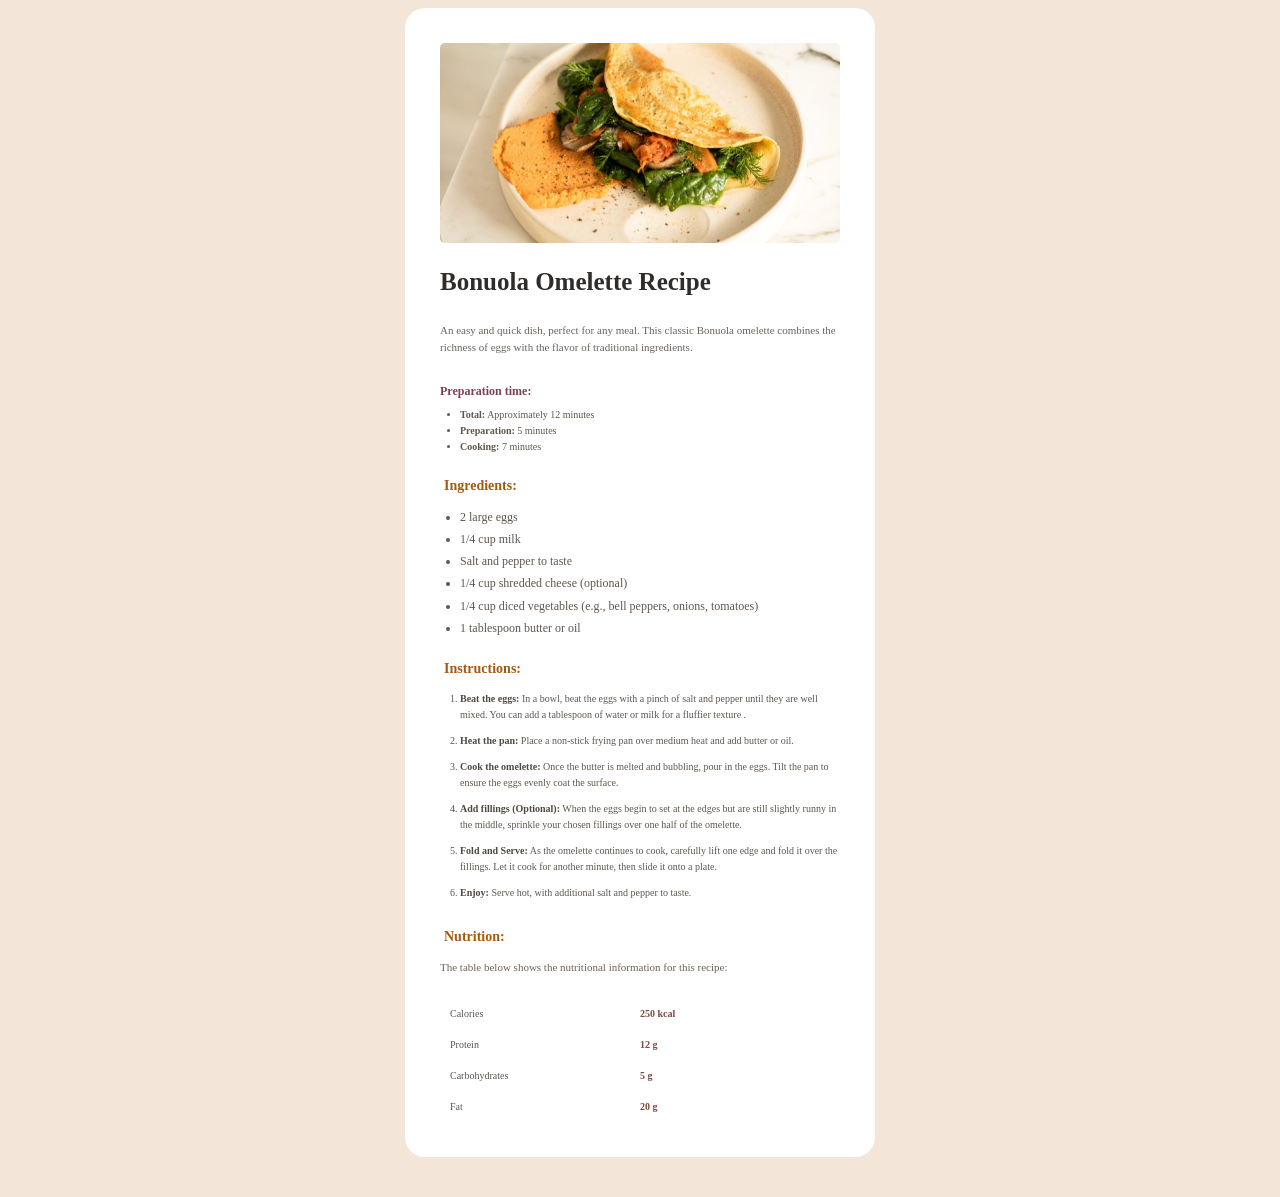
<file: index.html>
<!DOCTYPE html>
<html lang="en">
<head>
    <link rel="stylesheet" href="Mini project.css">
    <meta charset="UTF-8">
    <meta name="viewport" content="width=device-width, initial-scale=1.0">
    <title>Mini Project</title>
</head>
<body>
    <div>
    <img src="Recipe.jpg" alt="Recipe" width="200px" height="200px">
    <h3>Bonuola Omelette Recipe</h3>
    <p>An easy and quick dish, perfect for any meal. This classic Bonuola omelette combines the richness of eggs with the flavor of traditional ingredients.</p>
<section class="preparation">
    <h6>Preparation time:</h6>
    <ul>
        <li><strong>Total:</strong> Approximately 12 minutes</li>
        <li><strong>Preparation:</strong> 5 minutes</li>
        <li><strong>Cooking:</strong> 7 minutes</li>
    </ul> 
</section>
    <section class="ingredients">
    <h4>Ingredients:</h4>
    <ul>
        <li>2 large eggs</li>
        <li>1/4 cup milk</li>
        <li>Salt and pepper to taste</li>
        <li>1/4 cup shredded cheese (optional)</li>
        <li>1/4 cup diced vegetables (e.g., bell peppers, onions, tomatoes)</li>
        <li>1 tablespoon butter or oil</li>
    </ul>
    </section>
    <h4>Instructions:</h4>
    <ol>
        <li><strong>Beat the eggs:</strong> In a bowl, beat the eggs with a pinch of salt and pepper until they are well mixed. You can add a tablespoon of water or milk for a fluffier texture .</li>
        <li><strong>Heat the pan:</strong> Place a non-stick frying pan over medium heat and add butter or oil. </li>
        <li><strong>Cook the omelette:</strong> Once the butter is melted and bubbling, pour in the eggs. Tilt the pan to ensure the eggs evenly coat the surface.</li>
        <li><strong>Add fillings (Optional):</strong> When the eggs begin to set at the edges but are still slightly runny in the middle, sprinkle your chosen fillings over one half of the omelette.</li>
        <li><strong>Fold and Serve:</strong> As the omelette continues to cook, carefully lift one edge and fold it over the fillings. Let it cook for another minute, then slide it onto a plate.</li>
        <li><strong>Enjoy:</strong> Serve hot, with additional salt and pepper to taste.</li>
    </ol>
    <h4>Nutrition:</h4>
    <p>The table below shows the nutritional information for this recipe:</p>
    <table>
    
        <tr>
            <td>Calories</td>
            <td>250 kcal</td>
        </tr>
        <tr>
            <td>Protein</td>
            <td>12 g</td>
        </tr>
        <tr>
            <td>Carbohydrates</td>
            <td>5 g</td>
        </tr>
        <tr>
            <td>Fat</td>
            <td>20 g</td>
        </tr>
    </div>
</body>
</html>
</file>
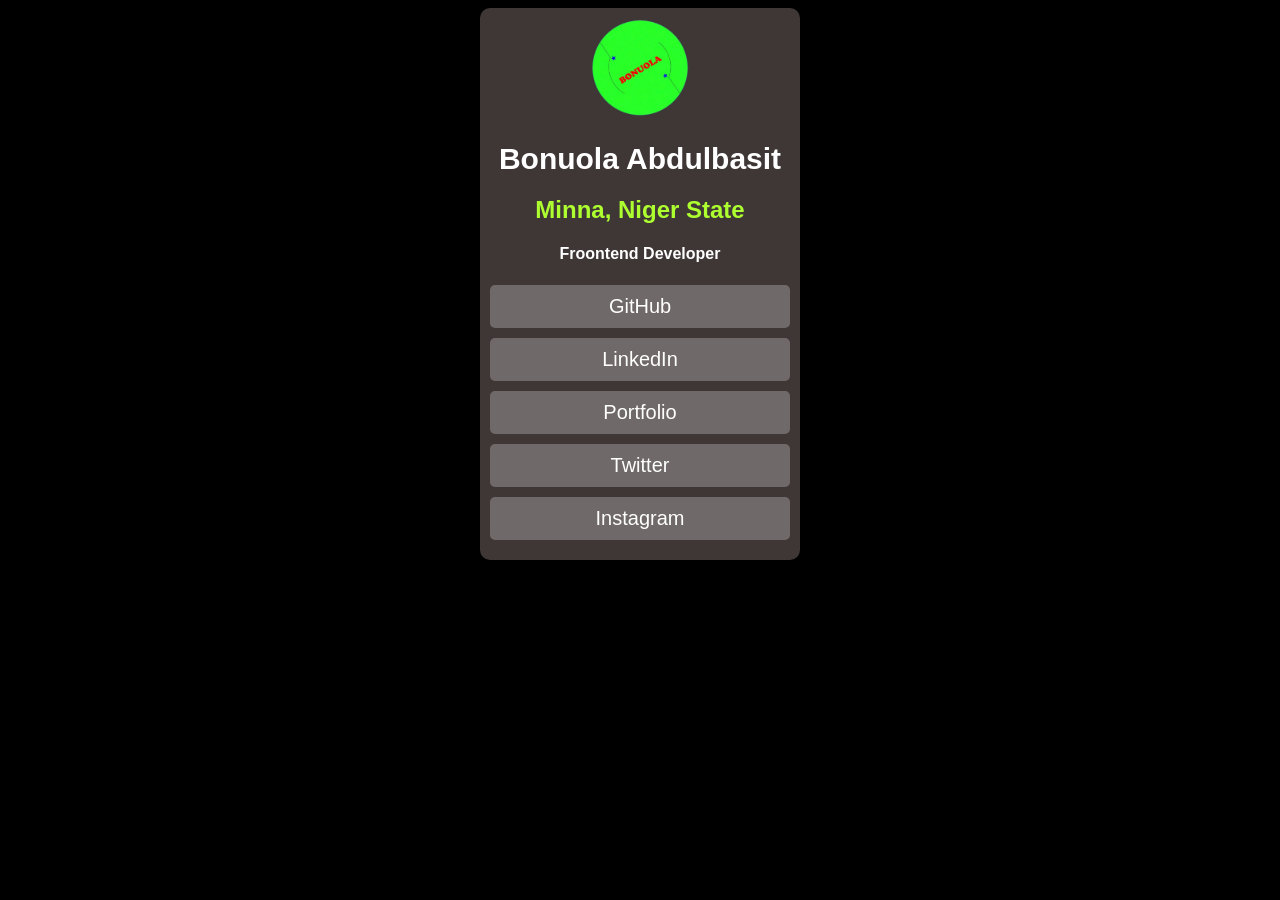
<file: index.html.html>
<!DOCTYPE html>
<html lang="en">
<head>
    <link rel="stylesheet" href="style.css">
      <title>My First  Code</title>
</head>
<body>
    <div>
        <img src="Bonuola.jpg" alt="Bonuola Logo" width="200" height="200">
        <h1>Bonuola Abdulbasit</h1>
        <h2>Minna, Niger State</h2>
        <h4>Froontend Developer</h4>
        <a href="https://github.com/">GitHub</a>
        <a href="https://www.linkedin.com/in/abdulbasit-bonuola-36490b370/?lipi=urn%3Ali%3Apage%3Ad_flagship3_profile_view_base%3BYvWCG7%2FmQC%2BwwnBfdAXXdA%3D%3D#">LinkedIn</a>
        <a href="">Portfolio</a>
        <a href="">Twitter</a>
        <a href="https://www.threads.com/@abdulbasit.bonuola?xmt=AQG0ATRoM8Se9rV1qezucCX5mGakMuxaS7QnYsoexhc9k9A">Instagram</a>
    </div>
</body>
</html>
</file>
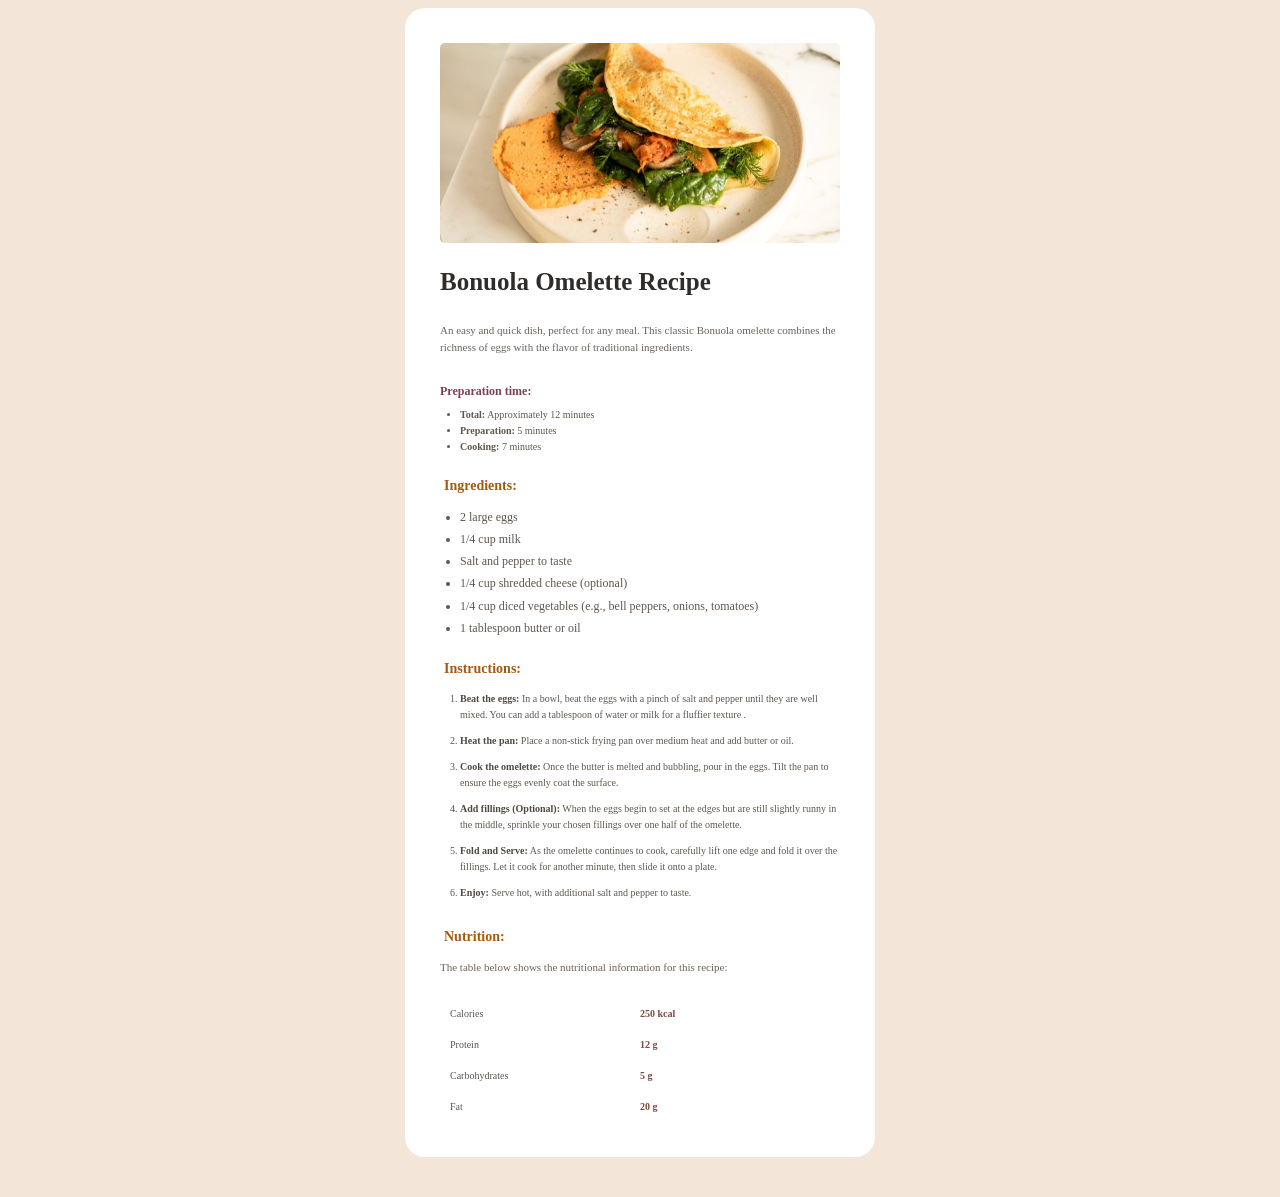
<file: Project 2/Mini project.html>
<!DOCTYPE html>
<html lang="en">
<head>
    <link rel="stylesheet" href="Mini project.css">
    <meta charset="UTF-8">
    <meta name="viewport" content="width=device-width, initial-scale=1.0">
    <title>Mini Project</title>
</head>
<body>
    <div>
    <img src="Recipe.jpg" alt="Recipe" width="200px" height="200px">
    <h3>Bonuola Omelette Recipe</h3>
    <p>An easy and quick dish, perfect for any meal. This classic Bonuola omelette combines the richness of eggs with the flavor of traditional ingredients.</p>
<section class="preparation">
    <h6>Preparation time:</h6>
    <ul>
        <li><strong>Total:</strong> Approximately 12 minutes</li>
        <li><strong>Preparation:</strong> 5 minutes</li>
        <li><strong>Cooking:</strong> 7 minutes</li>
    </ul> 
</section>
    <section class="ingredients">
    <h4>Ingredients:</h4>
    <ul>
        <li>2 large eggs</li>
        <li>1/4 cup milk</li>
        <li>Salt and pepper to taste</li>
        <li>1/4 cup shredded cheese (optional)</li>
        <li>1/4 cup diced vegetables (e.g., bell peppers, onions, tomatoes)</li>
        <li>1 tablespoon butter or oil</li>
    </ul>
    </section>
    <h4>Instructions:</h4>
    <ol>
        <li><strong>Beat the eggs:</strong> In a bowl, beat the eggs with a pinch of salt and pepper until they are well mixed. You can add a tablespoon of water or milk for a fluffier texture .</li>
        <li><strong>Heat the pan:</strong> Place a non-stick frying pan over medium heat and add butter or oil. </li>
        <li><strong>Cook the omelette:</strong> Once the butter is melted and bubbling, pour in the eggs. Tilt the pan to ensure the eggs evenly coat the surface.</li>
        <li><strong>Add fillings (Optional):</strong> When the eggs begin to set at the edges but are still slightly runny in the middle, sprinkle your chosen fillings over one half of the omelette.</li>
        <li><strong>Fold and Serve:</strong> As the omelette continues to cook, carefully lift one edge and fold it over the fillings. Let it cook for another minute, then slide it onto a plate.</li>
        <li><strong>Enjoy:</strong> Serve hot, with additional salt and pepper to taste.</li>
    </ol>
    <h4>Nutrition:</h4>
    <p>The table below shows the nutritional information for this recipe:</p>
    <table>
    
        <tr>
            <td>Calories</td>
            <td>250 kcal</td>
        </tr>
        <tr>
            <td>Protein</td>
            <td>12 g</td>
        </tr>
        <tr>
            <td>Carbohydrates</td>
            <td>5 g</td>
        </tr>
        <tr>
            <td>Fat</td>
            <td>20 g</td>
        </tr>
    </div>
</body>
</html>
</file>
<file: Mini project.css>
body{
    background-color: #f3e5d8;
}
    
    
img{
    width: 100%;
    border-radius: 5px;
    display: block;
}
div{
    background-color: white;
    width: 400px;
    height: 100%;
    margin: 40px auto;
    margin-top: 5px;
    padding: 35px;
    color: white;
    font-family: Georgia, 'Times New Roman', Times, serif;
    border-radius: 20px;
}
h3{
    font-family: Georgia, 'Times New Roman', Times, serif;
    marging-bottom: 10px;
    font-size: 25px;
    color: #302c29;
    font-weight: 700;
    line-height: 1.15;
}
p{
    margin-bottom: 22px;
    font-size: 11px;
    line-height: 1.55;
    color: #6b625a;
}
.preparation h6 {
    margin-bottom: 8px;
    font-size: 12px;
    color: #7b4057;
}
.preparation ul {
    margin: 0;
    padding-left: 20px;
    font-size: 10px;
    line-height: 1.6;
    color:#5f574f
}
preparation li {
    margin-bottom: 2px;
}
.ingredients ul {
    margin: 0;
    padding-left: 20px;
    font-size: 12px;
    line-height: 1.6;
    color: #5f574f;
}
.ingredients li {
    margin-bottom: 3px;
}
#h6{
    background-color: #fff5fa;
    border-radius: 6px;
    margin-bottom: 24px;
    font-size: 10x;
    color: #7b4057;
    margin-left: 10px;
}
#ul{
    text-align: left;
    margin-left: 0.1px;
    color: rgb(49, 6, 6);
    font-size: 10px;
}
h4{
    font-size: 14px;
    margin-top: 20px;
    margin-bottom :12px;
    padding-left: 4px;
    color: #a55a10;
    line-height: 1.5;
}
ol{
    margin: 0 0 25px 0;
    padding-left: 20px;
    font-size: 10px;
    line-height: 1.6;
    color: #5f574f;
}
ol li {
    margin-bottom: 10px;
}
ol strong {
    color: #504941;
}
table{
    width: 100%;
    margin-top: 10px;
    color: black;
    font-size: 10px;
    border-collapse: collapse;
}
tr{
    border-bottom: 1px solid #e5ded8;
}
tr{
    border-bottom: none;
}
td{
    padding: 10px 0;
    color: #5f574f;
}
td:first-child{
    width: 50%;
    padding-left: 10px;
}
td:last-child{
    color: #794c3d;
    font-weight: 700;
}
</file>
<file: style.css>
body{
    background-color: black;
    text-align: center;
}
div{
    background-color:rgb(63, 54, 54);
    width: 300px;
    height: 100%;
    margin: 10px auto;
    margin-top: 5px;
    padding: 10px;
    color: white;
    font-family: Arial, sans-serif;
    text-align: center;
    border-radius: 10px;
}
img{
    width: 100px;
    height: 100px;
}
h1{
    font-size: 30px;
}
h2{
    font-size: 24px;
    color: greenyellow;
    padding: 15p;
h4{
    font-size: 14px;
}
}
a{
    display: block;
    color: white;
    background-color: rgba(168, 164, 164, 0.466);
    margin: 10px 0;
    padding: 10px;
    text-decoration: none;
    border-radius: 5px;
    font-size: 20px;
}
</file>
<file: Project 2/Mini project.css>
body{
    background-color: #f3e5d8;
}
    
    
img{
    width: 100%;
    border-radius: 5px;
    display: block;
}
div{
    background-color: white;
    width: 400px;
    height: 100%;
    margin: 40px auto;
    margin-top: 5px;
    padding: 35px;
    color: white;
    font-family: Georgia, 'Times New Roman', Times, serif;
    border-radius: 20px;
}
h3{
    font-family: Georgia, 'Times New Roman', Times, serif;
    marging-bottom: 10px;
    font-size: 25px;
    color: #302c29;
    font-weight: 700;
    line-height: 1.15;
}
p{
    margin-bottom: 22px;
    font-size: 11px;
    line-height: 1.55;
    color: #6b625a;
}
.preparation h6 {
    margin-bottom: 8px;
    font-size: 12px;
    color: #7b4057;
}
.preparation ul {
    margin: 0;
    padding-left: 20px;
    font-size: 10px;
    line-height: 1.6;
    color:#5f574f
}
preparation li {
    margin-bottom: 2px;
}
.ingredients ul {
    margin: 0;
    padding-left: 20px;
    font-size: 12px;
    line-height: 1.6;
    color: #5f574f;
}
.ingredients li {
    margin-bottom: 3px;
}
#h6{
    background-color: #fff5fa;
    border-radius: 6px;
    margin-bottom: 24px;
    font-size: 10x;
    color: #7b4057;
    margin-left: 10px;
}
#ul{
    text-align: left;
    margin-left: 0.1px;
    color: rgb(49, 6, 6);
    font-size: 10px;
}
h4{
    font-size: 14px;
    margin-top: 20px;
    margin-bottom :12px;
    padding-left: 4px;
    color: #a55a10;
    line-height: 1.5;
}
ol{
    margin: 0 0 25px 0;
    padding-left: 20px;
    font-size: 10px;
    line-height: 1.6;
    color: #5f574f;
}
ol li {
    margin-bottom: 10px;
}
ol strong {
    color: #504941;
}
table{
    width: 100%;
    margin-top: 10px;
    color: black;
    font-size: 10px;
    border-collapse: collapse;
}
tr{
    border-bottom: 1px solid #e5ded8;
}
tr{
    border-bottom: none;
}
td{
    padding: 10px 0;
    color: #5f574f;
}
td:first-child{
    width: 50%;
    padding-left: 10px;
}
td:last-child{
    color: #794c3d;
    font-weight: 700;
}
</file>
